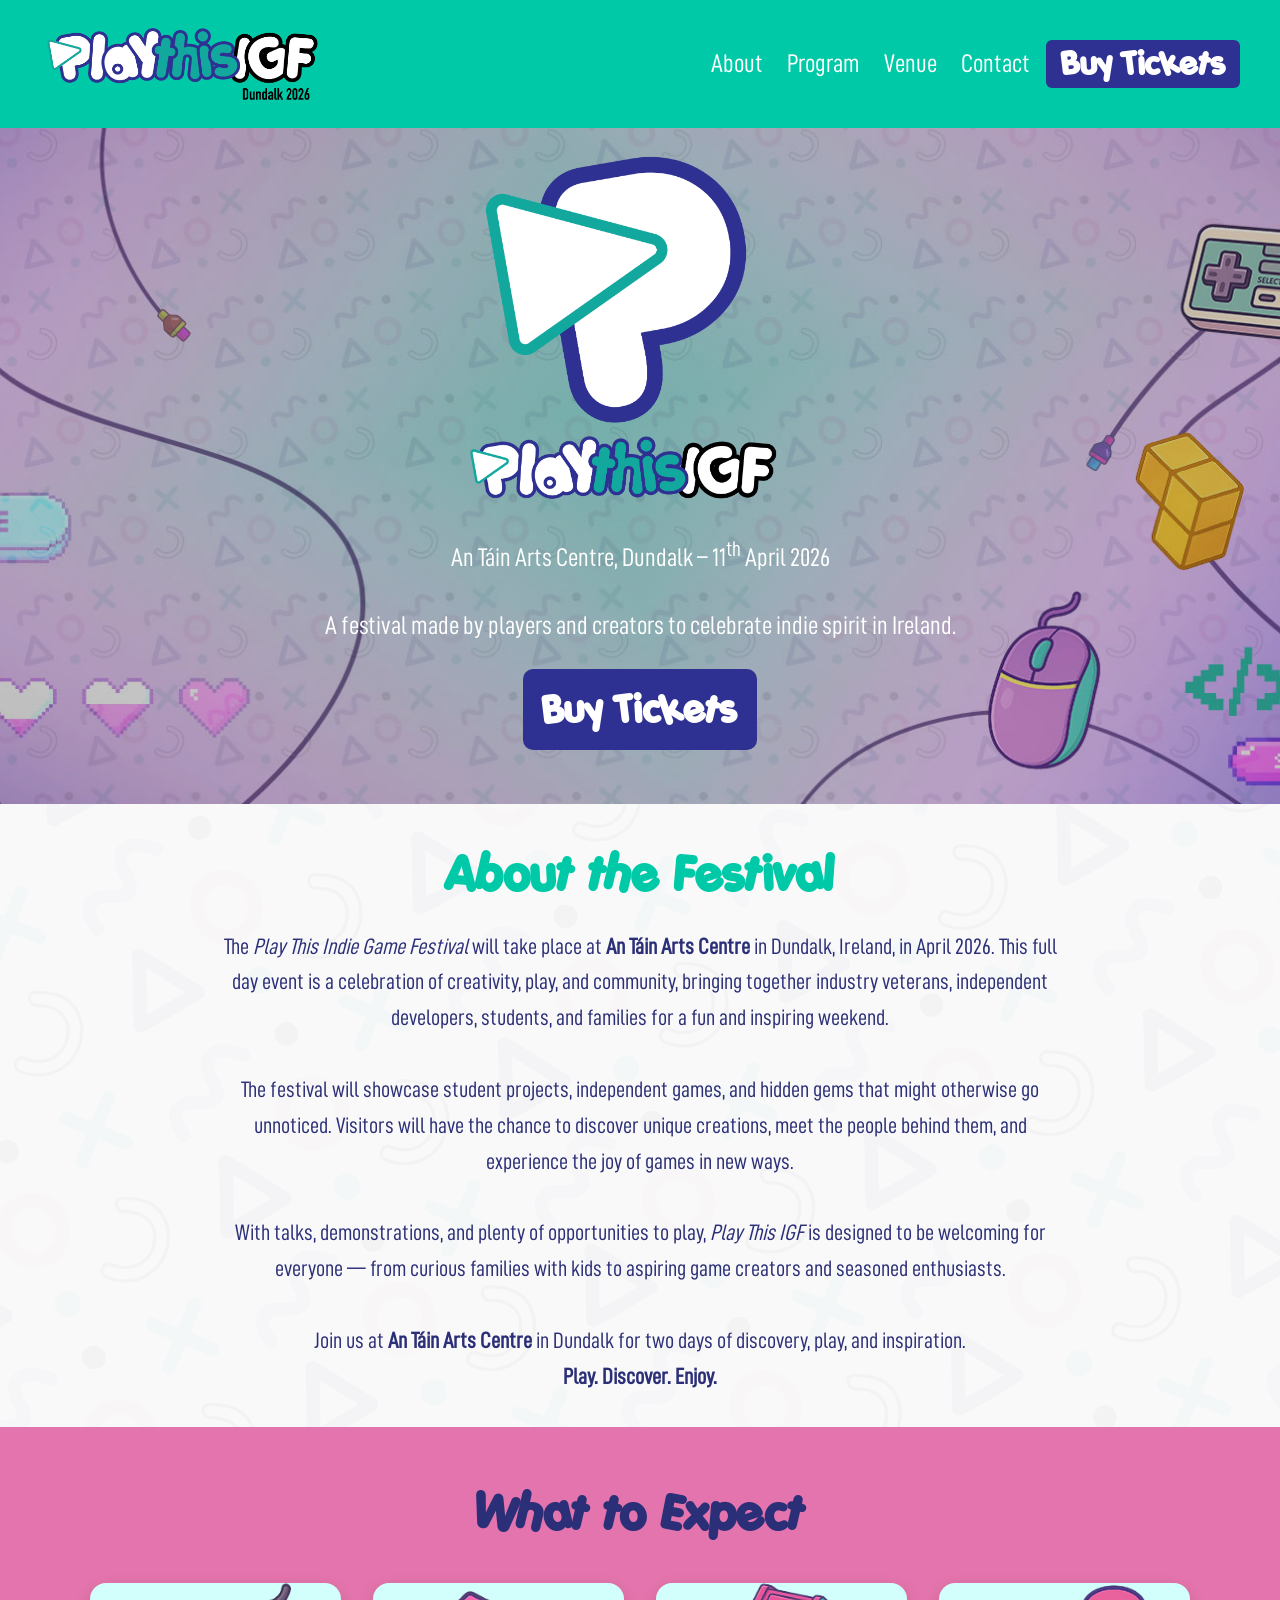
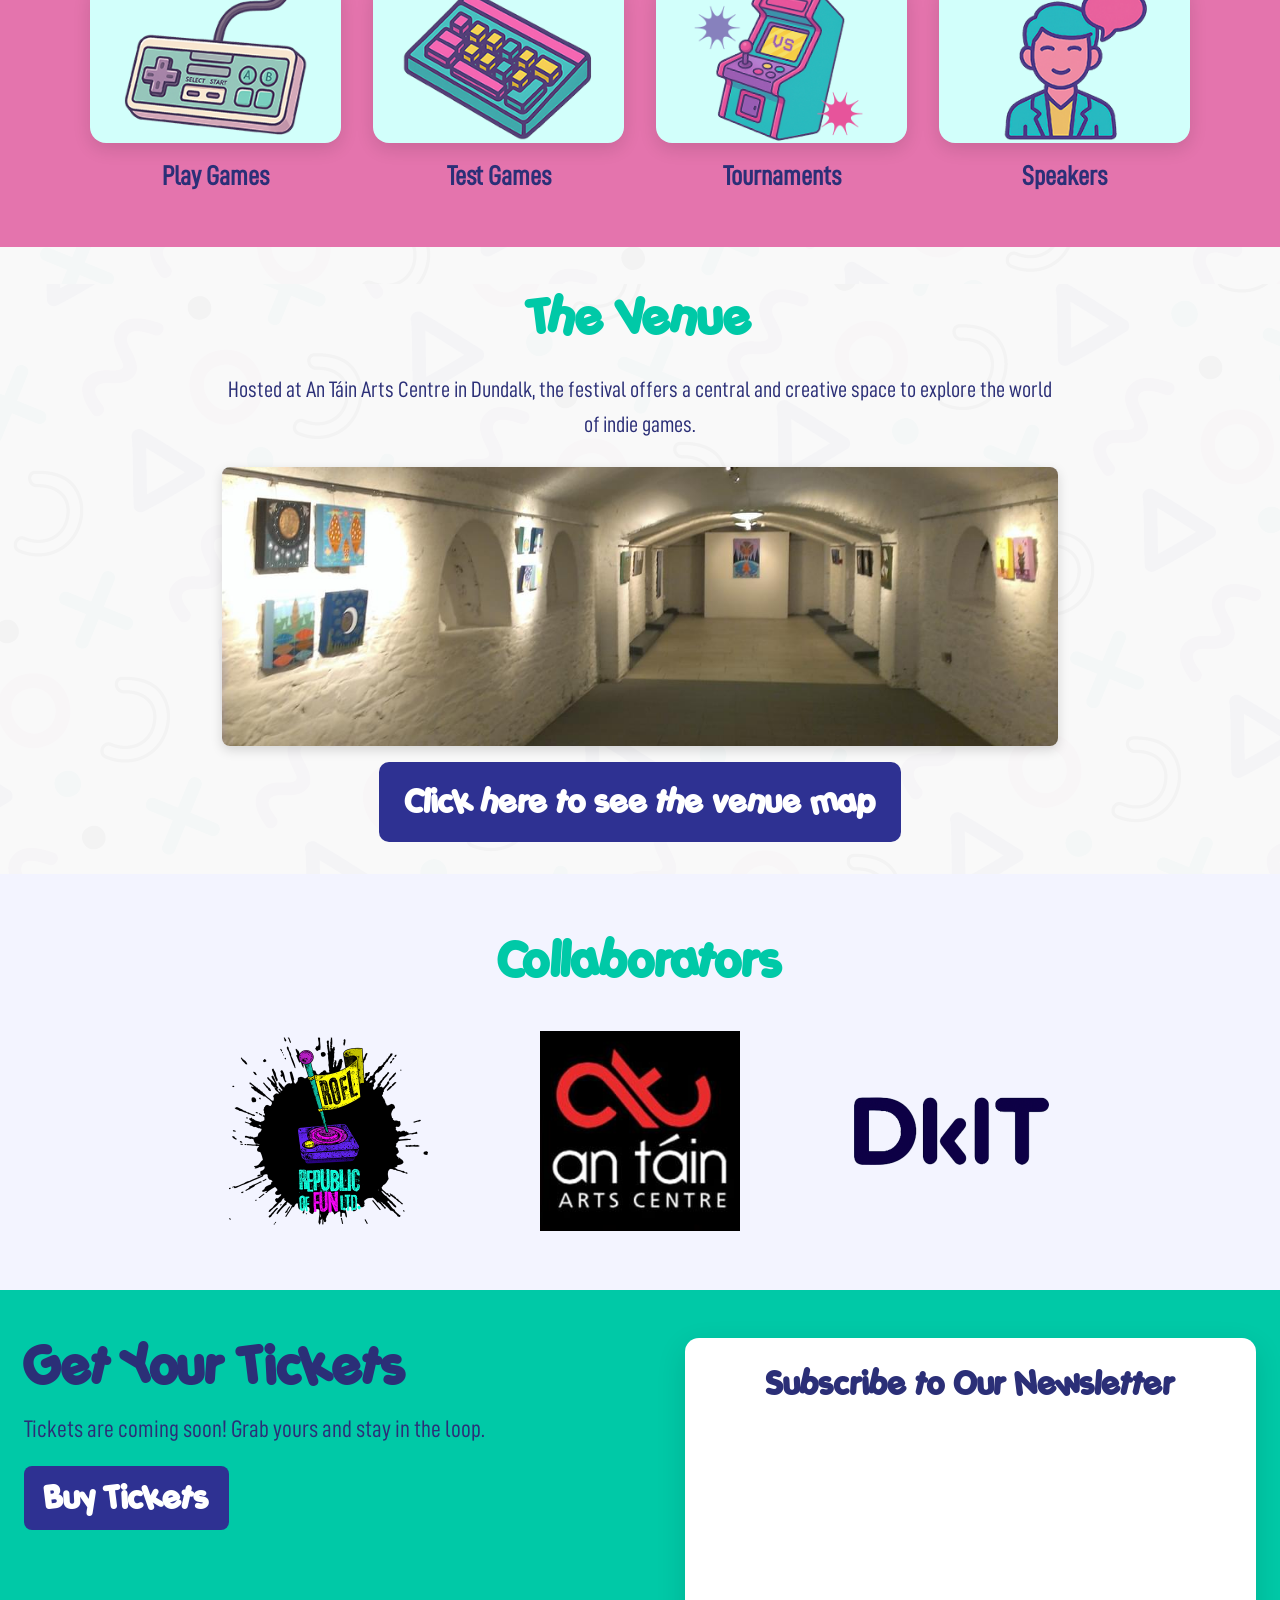
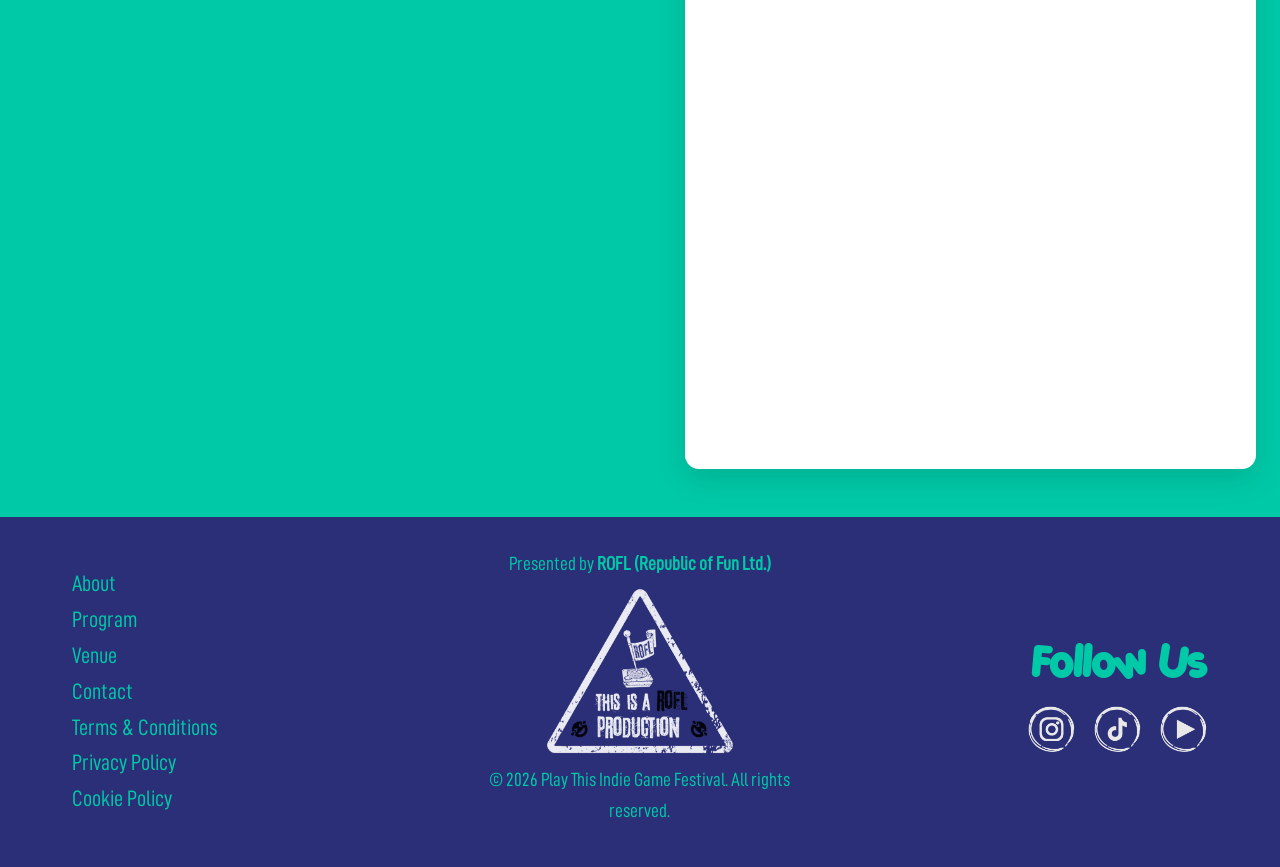
<file: index.html>
<!DOCTYPE html>
<html lang="en">
<head>
  <meta charset="UTF-8" />
  <meta name="viewport" content="width=device-width, initial-scale=1.0"/>
  <title>Play This Indie Game Festival</title>
  <link rel="stylesheet" href="styles.css" />
  <link rel="icon" type="image/x-icon" href="/images/playthis_favicon.ico">
</head>
<body>

  <!-- Navbar -->
  <header>
    <nav class="navbar">
      <div class="container navbar-inner">
        <div class="logo">
          <a href="index.html" class="logo" aria-label="Go to Home"><img src="images/logo_full.png" alt="PlayThisIGF" class="logo"></a>
        </div>

        <!-- Mobile hamburger -->
        <button class="hamburger" aria-label="Toggle menu" aria-expanded="false" aria-controls="primary-nav">
          <span></span><span></span><span></span>
        </button>

        <!-- RIGHT SIDE: menu + CTA -->
        <div class="nav-right">
          <ul id="primary-nav" class="nav-links">
            <li><a href="index.html#about">About</a></li>
            <li><a href="index.html#expect">Program</a></li>
            <li><a href="index.html#venue">Venue</a></li>
            <li><a href="index.html#footer">Contact</a></li>
          </ul> 

          <!-- Desktop CTA -->
          <a href="#" id="open-tickets-nav" class="btn btn-small nav-cta" data-open-tickets>Buy Tickets</a>
        </div>
      </div>
    </nav>      
  </header>

  <!-- Mobile CTA Header -->
  <a href="#" id="mobile-cta" class="mobile-cta-bar" data-open-tickets>Buy Tickets</a>

  <!-- Hero Banner -->
  <section class="hero">
    <div class="hero-content">
      <h1 class="hero-title">
        <img src="images/logo_stacked.png" alt="PlayThisIGF" class="logobanner">
      </h1>
      <p>An Táin Arts Centre, Dundalk – 11<sup>th</sup> April 2026</p>
      <p>A festival made by players and creators to celebrate indie spirit in Ireland.<br></p>
      <a id="open-tickets" href="" role="button" class="btn" data-open-tickets>Buy Tickets</a>
    </div>
  </section>

  <!-- Articles -->
  <main>
    <section id="about" class="article">
      <h2>About the Festival</h2>
      <p>The <em>Play This Indie Game Festival</em> will take place at <strong>An Táin Arts Centre</strong> in Dundalk, Ireland, in April 2026. This full day event is a celebration of creativity, play, and community, bringing together industry veterans, independent developers, students, and families for a fun and inspiring weekend.</p><br/>
      <p>The festival will showcase student projects, independent games, and hidden gems that might otherwise go unnoticed. Visitors will have the chance to discover unique creations, meet the people behind them, and experience the joy of games in new ways.</p><br/>
      <p>With talks, demonstrations, and plenty of opportunities to play, <em>Play This IGF</em> is designed to be welcoming for everyone — from curious families with kids to aspiring game creators and seasoned enthusiasts.</p><br/>
      <p>Join us at <strong>An Táin Arts Centre</strong> in Dundalk for two days of discovery, play, and inspiration.</p>
      <p><strong>Play. Discover. Enjoy.</strong></p>
    </section>

    <!-- What to Expect -->
    <section id="expect" class="expect">
      <h2>What to Expect</h2>

      <div class="expect-grid">
        <figure class="expect-item">
          <div class="expect-card">
            <img src="images/play_games.png" alt="" class="expect-icon" />
          </div>
          <figcaption class="expect-label">Play Games</figcaption>
        </figure>

        <figure class="expect-item">
          <div class="expect-card">
            <img src="images/test_games.png" alt="" class="expect-icon" />
          </div>
          <figcaption class="expect-label">Test Games</figcaption>
        </figure>

        <figure class="expect-item">
          <div class="expect-card">
            <img src="images/tournament.png" alt="" class="expect-icon" />
          </div>
          <figcaption class="expect-label">Tournaments</figcaption>
        </figure>

        <figure class="expect-item">
          <div class="expect-card">
            <img src="images/speakers.png" alt="" class="expect-icon" />
          </div>
          <figcaption class="expect-label">Speakers</figcaption>
        </figure>
      </div>
    </section>

    <!-- Venue -->
    <section id="venue" class="article">
      <h2>The Venue</h2>
      <p>Hosted at An Táin Arts Centre in Dundalk, the festival offers a central and creative space to explore the world of indie games.</p>
      <img src="images/an_tain.jpg" alt="An Táin Arts Centre in Dundalk" class="venue-image">
      <a href="https://republicoffunltd.github.io/interactive_floorplan/"target="_blank" class="btn venue-btn">Click here to see the venue map</a>
    </section>
  </main>

  <!-- Collaborators -->
  <section id="collaborators" class="collaborators">
    <h2>Collaborators</h2>

    <div class="collab-grid">
      <a href="https://republicoffunltd.com/" target="_blank" rel="noopener noreferrer">
        <img src="images/rofl.png" alt="Republic of Fun Ltd" class="collab-logo" />
      </a>
      <a href="https://www.antain.ie/" target="_blank" rel="noopener noreferrer">
        <img src="images/antain.png" alt="An Táin" class="collab-logo" />
      </a>
      <a href="https://www.dkit.ie/" target="_blank" rel="noopener noreferrer">
        <img src="images/dkit.png" alt="DkIT" class="collab-logo" />
      </a>
    </div>
  </section>

  <!-- CTA + Newsletter -->
  <section id="tickets-newsletter" class="cta-section">
    <div class="container cta-wrap">
      <!-- Left: Tickets pitch -->
      <div class="cta-left">
        <h2 class="cta-title">Get Your Tickets</h2>
        <p class="cta-text">
          Tickets are coming soon! Grab yours and stay in the loop.
        </p>
        <a href="#" class="btn btn-medium" data-open-tickets>Buy Tickets</a>
      </div>

      <!-- Right: Newsletter card -->
      <div class="cta-card" role="region" aria-labelledby="newsletter-title">
        <h3 id="newsletter-title" class="cta-card-title">Subscribe to Our Newsletter</h3>

        <div class="gform-embed">
          <iframe
            src="https://docs.google.com/forms/d/e/1FAIpQLSdBKlSIKKLtHQ2FBf1TJJuZMnoSpUNQbtAwEEtS7-mm2Cc5Ew/viewform?embedded=true"
            loading="lazy"
            allowtransparency="true"
            frameborder="0">
          </iframe>
        </div>

      </div>
    </div>
  </section>

  <!-- Footer -->
  <footer id="footer">
    <div class="container">
      <div class="footer-content">

        <!-- Left -->
        <div class="sitemap">
          <ul>
            <li><a href="index.html#about">About</a></li>
            <li><a href="index.html#expect">Program</a></li>
            <li><a href="index.html#venue">Venue</a></li>
            <li><a href="index.html#footer">Contact</a></li>
            <li><a href="terms.html">Terms &amp; Conditions</a></li>
            <li><a href="privacy.html">Privacy Policy</a></li>
            <li><a href="cookies.html">Cookie Policy</a></li>
          </ul>
        </div>

        <!-- Center -->
        <div class="footer-company">
          <p>Presented by <strong>ROFL (Republic of Fun Ltd.)</strong></p>
          <img src="images/rofl_stamp.png" alt="This is a ROFL production" class="company-stamp">
          <p class="copyright">© 2026 Play This Indie Game Festival. All rights reserved.</p>
        </div>

        <!-- Right -->
        <div class="social">
          <h3>Follow Us</h3>
          <ul class="social-list">
            <li><a href="https://www.instagram.com/republicoffunltd"><img src="images/instagram.png" class="social-icon" alt="Instagram"></a></li>
            <li><a href="https://www.tiktok.com/@republicoffunltd"><img src="images/tiktok.png" class="social-icon" alt="TikTok"></a></li>
            <li><a href="https://www.youtube.com/@republicoffunltd"><img src="images/youtube.png" class="social-icon" alt="YouTube"></a></li>
          </ul>
        </div>
      </div>
    </div>

    <!-- Back to Top Button -->
    <button id="back-to-top" aria-label="Back to top">↑</button>

  </footer>

    

  <!-- Tickets Modal (custom) -->
  <div id="tickets-modal" class="tickets-modal" aria-hidden="true" hidden>
    <div class="tickets-backdrop" data-close-modal></div>

    <div class="tickets-dialog" role="dialog" aria-modal="true" aria-labelledby="tickets-title">
      <button class="tickets-close" type="button" aria-label="Close" title="Close" data-close-modal>×</button>
      <h3 id="tickets-title" class="tickets-title">Buy Tickets</h3>

      <!-- === Eventbrite INLINE embed container === -->
      <div id="eventbrite-widget-container-1810172728359">
        <!-- Fallback enquanto carrega -->
        <div class="eb-fallback">
          <p>Carregando checkout… Se demorar, <a href="https://www.eventbrite.ie/e/playthis-indie-game-festival-tickets-1810172728359" target="_blank" rel="noopener noreferrer">clique aqui</a>.</p>
        </div>
      </div>
    </div>
  </div>

  <!-- Carregue o script do Eventbrite uma única vez e ANTES do seu scripts.js -->
  <script src="https://www.eventbrite.ie/static/widgets/eb_widgets.js"></script>
  <script src="scripts.js" defer></script>

</body>
</html>
</file>
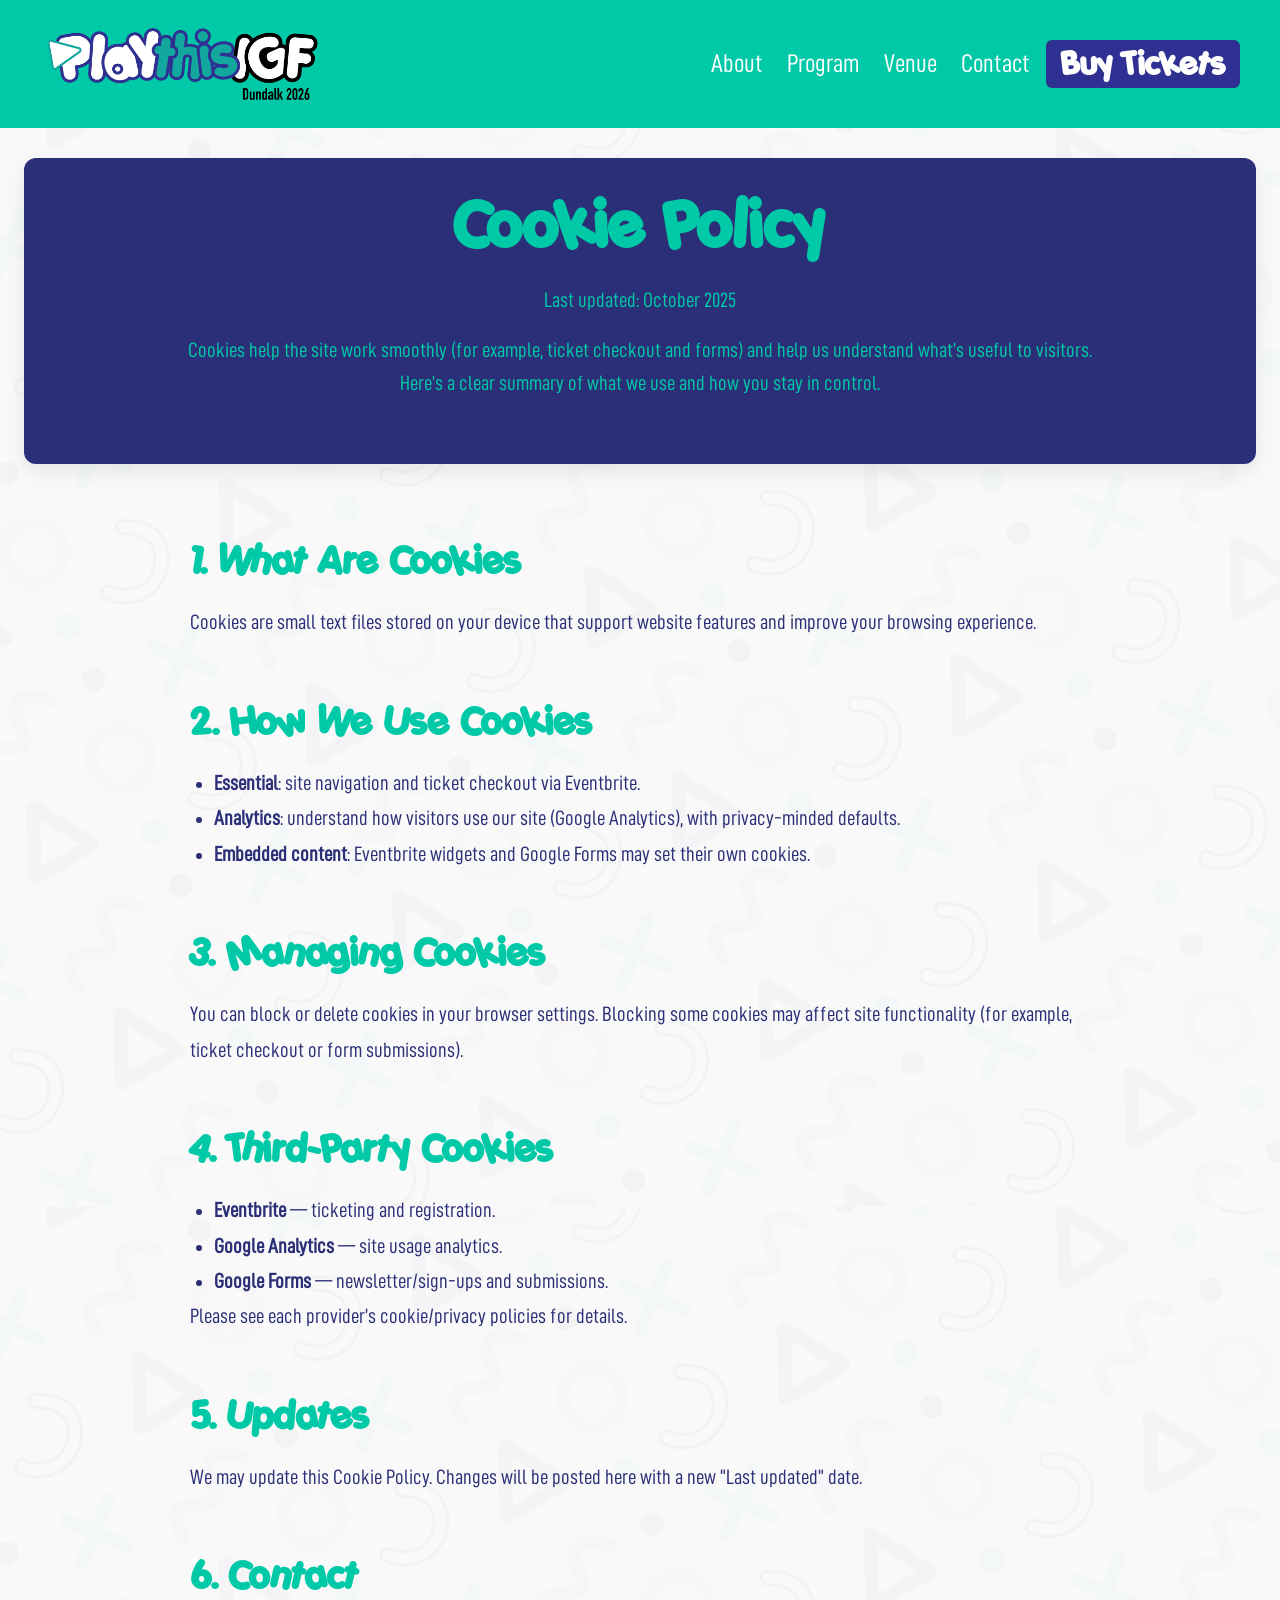
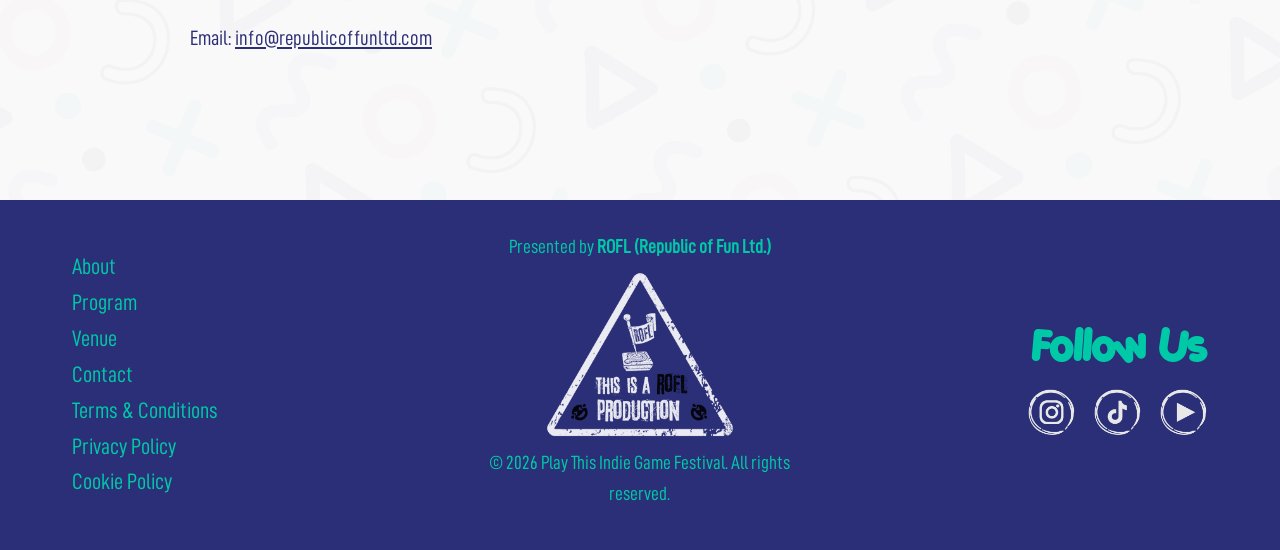
<file: cookies.html>
<!doctype html>
<html lang="en">
<head>
  <meta charset="utf-8" />
  <meta name="viewport" content="width=device-width,initial-scale=1" />
  <title>Cookie Policy • Play This Indie Game Festival</title>
  <meta name="description" content="Cookie Policy for Play This Indie Game Festival, including Eventbrite, Google Analytics, and Google Forms." />
  <link rel="stylesheet" href="styles.css" />
</head>
<body>
  <a class="skip-link" href="#main">Skip to content</a>

  <<!-- Navbar -->
  <header>
    <nav class="navbar">
      <div class="container navbar-inner">
        <div class="logo">
          <a href="index.html" class="logo" aria-label="Go to Home"><img src="images/logo_full.png" alt="PlayThisIGF" class="logo"></a>
        </div>

        <!-- Mobile hamburger -->
        <button class="hamburger" aria-label="Toggle menu" aria-expanded="false" aria-controls="primary-nav">
          <span></span><span></span><span></span>
        </button>

        <!-- RIGHT SIDE: menu + CTA -->
        <div class="nav-right">
          <ul id="primary-nav" class="nav-links">
            <li><a href="index.html#about">About</a></li>
            <li><a href="index.html#expect">Program</a></li>
            <li><a href="index.html#venue">Venue</a></li>
            <li><a href="index.html#footer">Contact</a></li>
          </ul> 

          <!-- Desktop CTA -->
          <a href="#" id="open-tickets-nav" class="btn btn-small nav-cta" data-open-tickets>Buy Tickets</a>
        </div>
      </div>
    </nav>      
  </header>

  <!-- Mobile CTA Header -->
  <a href="#" id="mobile-cta" class="mobile-cta-bar" data-open-tickets>Buy Tickets</a>

  <main id="main" class="container prose policy-page">
    <header class="page-header">
      <h1>Cookie Policy</h1>
      <p class="muted">Last updated: October 2025</p>
      <p class="muted" style="margin:1rem;">
        Cookies help the site work smoothly (for example, ticket checkout and forms) and help us understand what’s useful to visitors.
        <br>Here’s a clear summary of what we use and how you stay in control.
      </p>
    </header>

    <section>
      <h2>1. What Are Cookies</h2>
      <p>
        Cookies are small text files stored on your device that support website features and improve your browsing experience.
      </p>
    </section>

    <section>
      <h2>2. How We Use Cookies</h2>
      <ul>
        <li><strong>Essential</strong>: site navigation and ticket checkout via Eventbrite.</li>
        <li><strong>Analytics</strong>: understand how visitors use our site (Google Analytics), with privacy-minded defaults.</li>
        <li><strong>Embedded content</strong>: Eventbrite widgets and Google Forms may set their own cookies.</li>
      </ul>
    </section>

    <section>
      <h2>3. Managing Cookies</h2>
      <p>
        You can block or delete cookies in your browser settings. Blocking some cookies may affect site functionality
        (for example, ticket checkout or form submissions).
      </p>
    </section>

    <section>
      <h2>4. Third-Party Cookies</h2>
      <ul>
        <li><strong>Eventbrite</strong> — ticketing and registration.</li>
        <li><strong>Google Analytics</strong> — site usage analytics.</li>
        <li><strong>Google Forms</strong> — newsletter/sign-ups and submissions.</li>
      </ul>
      <p>Please see each provider’s cookie/privacy policies for details.</p>
    </section>

    <section>
      <h2>5. Updates</h2>
      <p>
        We may update this Cookie Policy. Changes will be posted here with a new “Last updated” date.
      </p>
    </section>

    <section>
      <h2>6. Contact</h2>
      <p>Email: <a href="mailto:info@republicoffunltd.com">info@republicoffunltd.com</a></p>
    </section>
  </main>


  <!-- Footer -->
  <footer>
    <div class="container">
      <div class="footer-content">

        <!-- Left -->
        <div class="sitemap">
          <ul>
            <li><a href="index.html#about">About</a></li>
            <li><a href="index.html#expect">Program</a></li>
            <li><a href="index.html#venue">Venue</a></li>
            <li><a href="index.html#footer">Contact</a></li>
            <li><a href="terms.html">Terms &amp; Conditions</a></li>
            <li><a href="privacy.html">Privacy Policy</a></li>
            <li><a href="cookies.html">Cookie Policy</a></li>
          </ul>
        </div>

        <!-- Center -->
        <div class="footer-company">
          <p>Presented by <strong>ROFL (Republic of Fun Ltd.)</strong></p>
          <img src="images/rofl_stamp.png" alt="This is a ROFL production" class="company-stamp">
          <p class="copyright">© 2026 Play This Indie Game Festival. All rights reserved.</p>
        </div>

        <!-- Right -->
        <div class="social">
          <h3>Follow Us</h3>
          <ul class="social-list">
            <li><a href="https://www.instagram.com/republicoffunltd"><img src="images/instagram.png" class="social-icon" alt="Instagram"></a></li>
            <li><a href="https://www.tiktok.com/@republicoffunltd"><img src="images/tiktok.png" class="social-icon" alt="TikTok"></a></li>
            <li><a href="https://www.youtube.com/@republicoffunltd"><img src="images/youtube.png" class="social-icon" alt="YouTube"></a></li>
          </ul>
        </div>
      </div>
    </div>

    <!-- Back to Top Button -->
    <button id="back-to-top" aria-label="Back to top">↑</button>

  </footer>

  <!-- Tickets Modal (custom) -->
  <div id="tickets-modal" class="tickets-modal" aria-hidden="true" hidden>
    <div class="tickets-backdrop" data-close-modal></div>

    <div class="tickets-dialog" role="dialog" aria-modal="true" aria-labelledby="tickets-title">
      <button class="tickets-close" type="button" aria-label="Close" title="Close" data-close-modal>×</button>
      <h3 id="tickets-title" class="tickets-title">Buy Tickets</h3>

      <!-- === Eventbrite INLINE embed container === -->
      <div id="eventbrite-widget-container-1810172728359">
        <!-- Fallback enquanto carrega -->
        <div class="eb-fallback">
          <p>Carregando checkout… Se demorar, <a href="https://www.eventbrite.ie/e/playthis-indie-game-festival-tickets-1810172728359" target="_blank" rel="noopener noreferrer">clique aqui</a>.</p>
        </div>
      </div>
    </div>
  </div>

  <!-- Carregue o script do Eventbrite uma única vez e ANTES do seu scripts.js -->
  <script src="https://www.eventbrite.ie/static/widgets/eb_widgets.js"></script>
  <script src="scripts.js" defer></script>
</body>
</html>
</file>
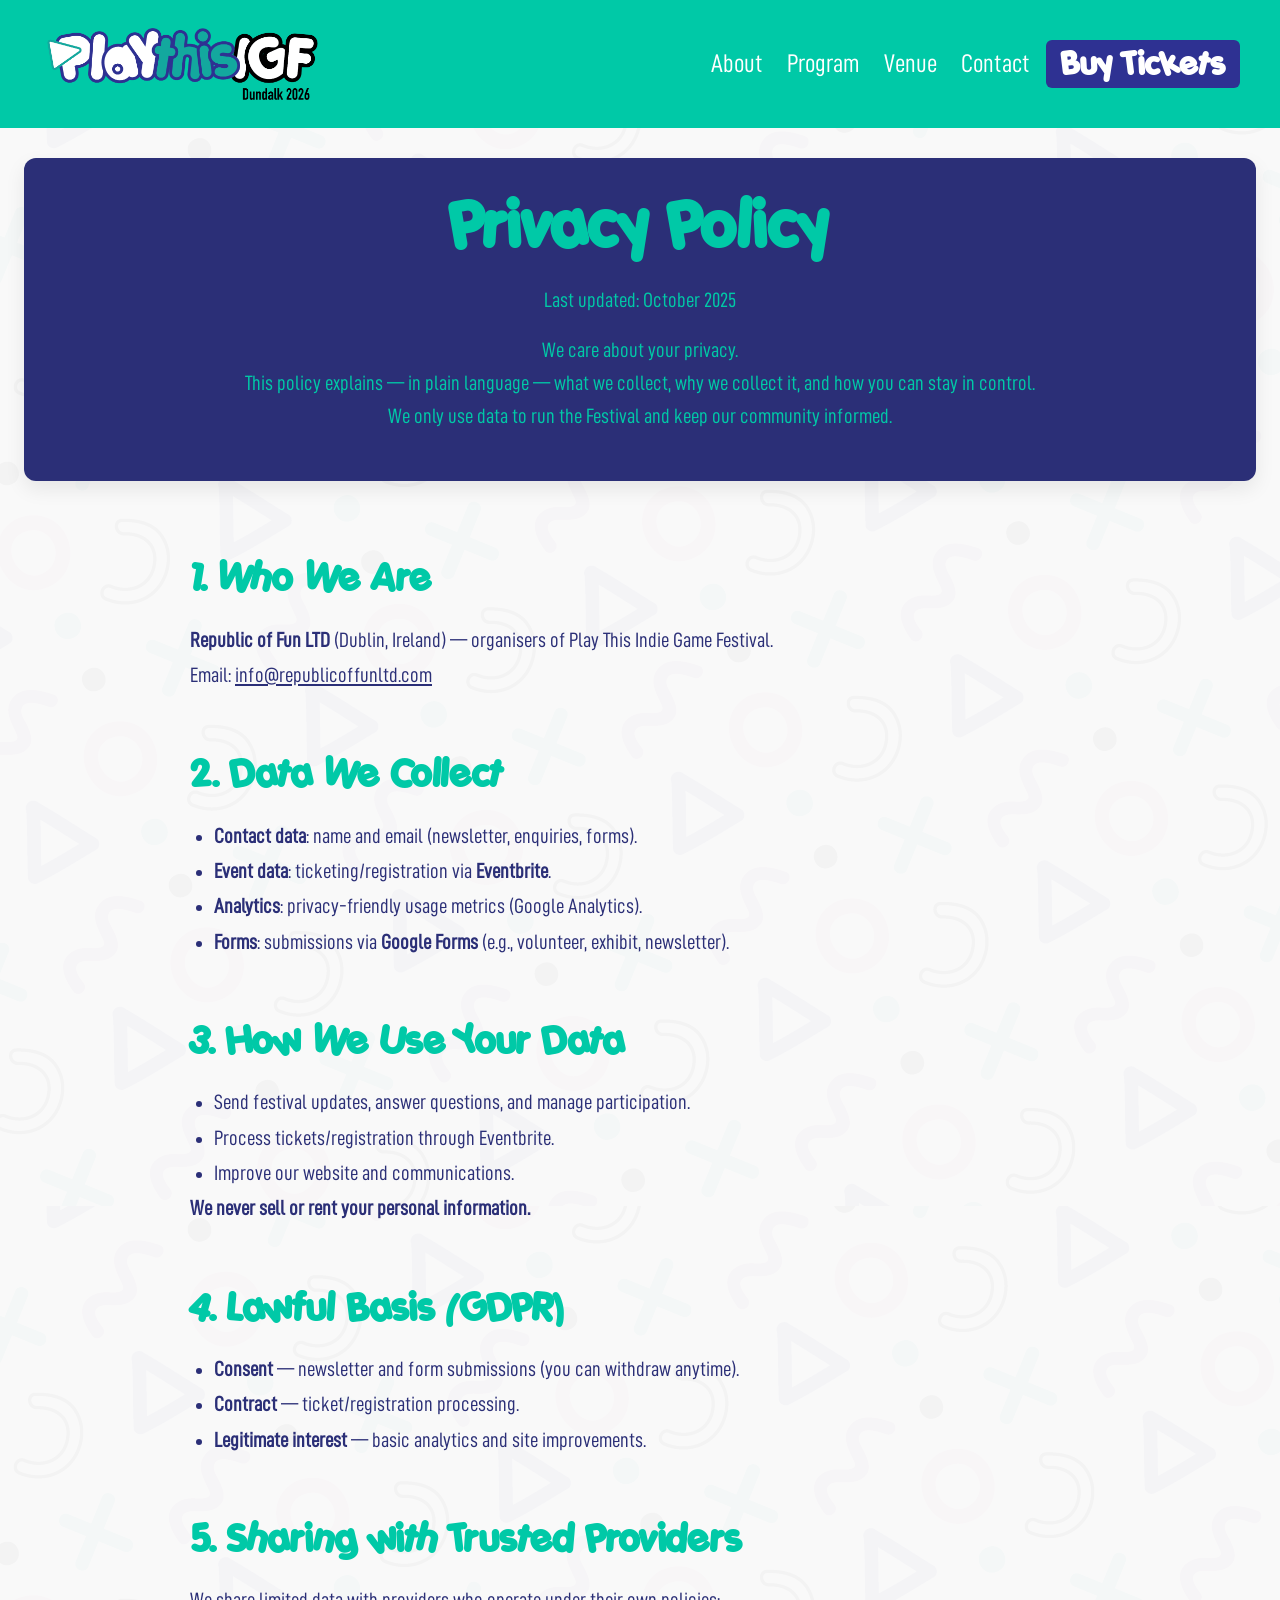
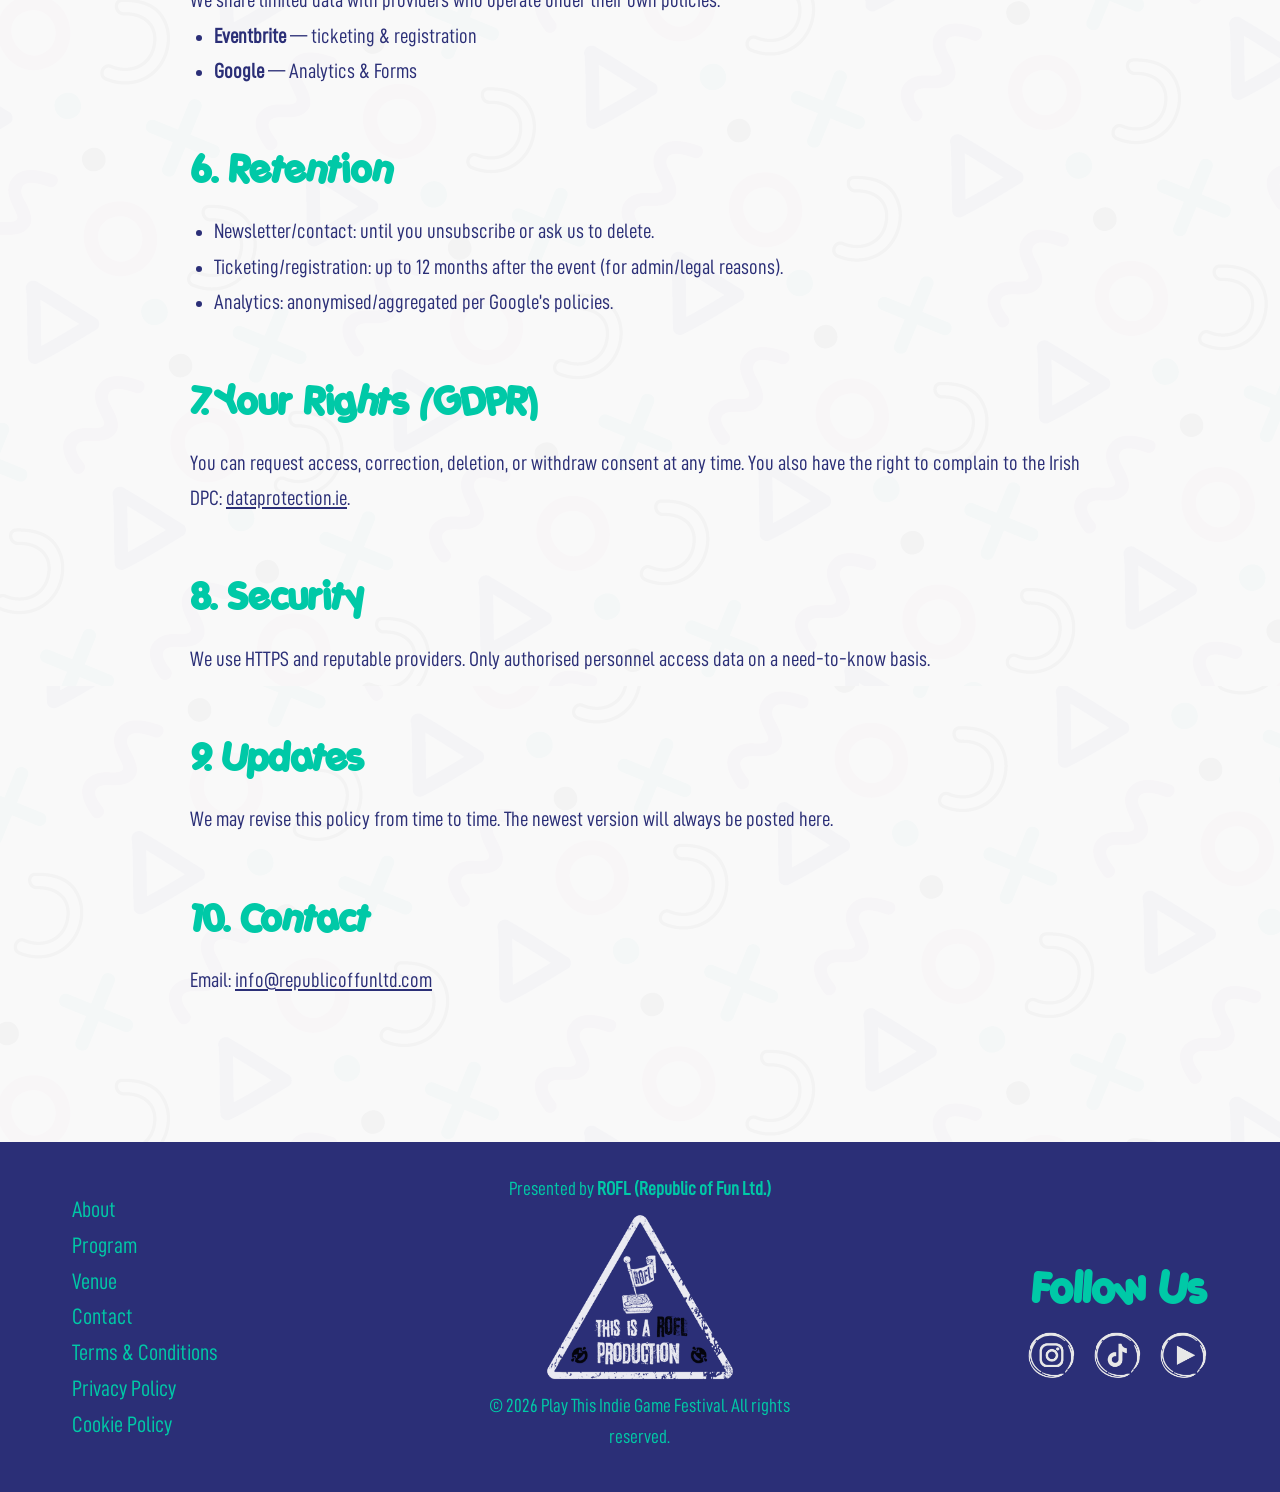
<file: privacy.html>
<!doctype html>
<html lang="en">
<head>
  <meta charset="utf-8" />
  <meta name="viewport" content="width=device-width,initial-scale=1" />
  <title>Privacy Policy • Play This Indie Game Festival</title>
  <meta name="description" content="Privacy Policy for Play This Indie Game Festival, organised by Republic of Fun LTD." />
  <link rel="stylesheet" href="styles.css" />
</head>
<body>
  <a class="skip-link" href="#main">Skip to content</a>

  <!-- Navbar -->
  <header>
    <nav class="navbar">
      <div class="container navbar-inner">
        <div class="logo">
          <a href="index.html" class="logo" aria-label="Go to Home"><img src="images/logo_full.png" alt="PlayThisIGF" class="logo"></a>
        </div>

        <!-- Mobile hamburger -->
        <button class="hamburger" aria-label="Toggle menu" aria-expanded="false" aria-controls="primary-nav">
          <span></span><span></span><span></span>
        </button>

        <!-- RIGHT SIDE: menu + CTA -->
        <div class="nav-right">
          <ul id="primary-nav" class="nav-links">
            <li><a href="index.html#about">About</a></li>
            <li><a href="index.html#expect">Program</a></li>
            <li><a href="index.html#venue">Venue</a></li>
            <li><a href="index.html#footer">Contact</a></li>
          </ul> 

          <!-- Desktop CTA -->
          <a href="#" id="open-tickets-nav" class="btn btn-small nav-cta" data-open-tickets>Buy Tickets</a>
        </div>
      </div>
    </nav>      
  </header>

  <!-- Mobile CTA Header -->
  <a href="#" id="mobile-cta" class="mobile-cta-bar" data-open-tickets>Buy Tickets</a>

  <main id="main" class="container prose policy-page">
    <header class="page-header">
      <h1>Privacy Policy</h1>
      <p class="muted">Last updated: October 2025</p>
      <p class="muted" style="margin-top:1rem;">
        We care about your privacy. <br>This policy explains — in plain language — what we collect, why we collect it,
        and how you can stay in control. <br>We only use data to run the Festival and keep our community informed.
      </p>
    </header>

    <section>
      <h2>1. Who We Are</h2>
      <p>
        <strong>Republic of Fun LTD</strong> (Dublin, Ireland) — organisers of Play This Indie Game Festival.<br>
        Email: <a href="mailto:info@republicoffunltd.com">info@republicoffunltd.com</a>
      </p>
    </section>

    <section>
      <h2>2. Data We Collect</h2>
      <ul>
        <li><strong>Contact data</strong>: name and email (newsletter, enquiries, forms).</li>
        <li><strong>Event data</strong>: ticketing/registration via <strong>Eventbrite</strong>.</li>
        <li><strong>Analytics</strong>: privacy-friendly usage metrics (Google Analytics).</li>
        <li><strong>Forms</strong>: submissions via <strong>Google Forms</strong> (e.g., volunteer, exhibit, newsletter).</li>
      </ul>
    </section>

    <section>
      <h2>3. How We Use Your Data</h2>
      <ul>
        <li>Send festival updates, answer questions, and manage participation.</li>
        <li>Process tickets/registration through Eventbrite.</li>
        <li>Improve our website and communications.</li>
      </ul>
      <p><strong>We never sell or rent your personal information.</strong></p>
    </section>

    <section>
      <h2>4. Lawful Basis (GDPR)</h2>
      <ul>
        <li><strong>Consent</strong> — newsletter and form submissions (you can withdraw anytime).</li>
        <li><strong>Contract</strong> — ticket/registration processing.</li>
        <li><strong>Legitimate interest</strong> — basic analytics and site improvements.</li>
      </ul>
    </section>

    <section>
      <h2>5. Sharing with Trusted Providers</h2>
      <p>We share limited data with providers who operate under their own policies:</p>
      <ul>
        <li><strong>Eventbrite</strong> — ticketing &amp; registration</li>
        <li><strong>Google</strong> — Analytics &amp; Forms</li>
      </ul>
    </section>

    <section>
      <h2>6. Retention</h2>
      <ul>
        <li>Newsletter/contact: until you unsubscribe or ask us to delete.</li>
        <li>Ticketing/registration: up to 12 months after the event (for admin/legal reasons).</li>
        <li>Analytics: anonymised/aggregated per Google’s policies.</li>
      </ul>
    </section>

    <section>
      <h2>7. Your Rights (GDPR)</h2>
      <p>
        You can request access, correction, deletion, or withdraw consent at any time. You also have the right to complain to the Irish DPC:
        <a href="https://www.dataprotection.ie" rel="noopener">dataprotection.ie</a>.
      </p>
    </section>

    <section>
      <h2>8. Security</h2>
      <p>
        We use HTTPS and reputable providers. Only authorised personnel access data on a need-to-know basis.
      </p>
    </section>

    <section>
      <h2>9. Updates</h2>
      <p>
        We may revise this policy from time to time. The newest version will always be posted here.
      </p>
    </section>

    <section>
      <h2>10. Contact</h2>
      <p>Email: <a href="mailto:info@republicoffunltd.com">info@republicoffunltd.com</a></p>
    </section>
  </main>


  <!-- Footer -->
  <footer>
    <div class="container">
      <div class="footer-content">

        <!-- Left -->
        <div class="sitemap">
          <ul>
            <li><a href="index.html#about">About</a></li>
            <li><a href="index.html#expect">Program</a></li>
            <li><a href="index.html#venue">Venue</a></li>
            <li><a href="index.html#footer">Contact</a></li>
            <li><a href="terms.html">Terms &amp; Conditions</a></li>
            <li><a href="privacy.html">Privacy Policy</a></li>
            <li><a href="cookies.html">Cookie Policy</a></li>
          </ul>
        </div>

        <!-- Center -->
        <div class="footer-company">
          <p>Presented by <strong>ROFL (Republic of Fun Ltd.)</strong></p>
          <img src="images/rofl_stamp.png" alt="This is a ROFL production" class="company-stamp">
          <p class="copyright">© 2026 Play This Indie Game Festival. All rights reserved.</p>
        </div>

        <!-- Right -->
        <div class="social">
          <h3>Follow Us</h3>
          <ul class="social-list">
            <li><a href="https://www.instagram.com/republicoffunltd"><img src="images/instagram.png" class="social-icon" alt="Instagram"></a></li>
            <li><a href="https://www.tiktok.com/@republicoffunltd"><img src="images/tiktok.png" class="social-icon" alt="TikTok"></a></li>
            <li><a href="https://www.youtube.com/@republicoffunltd"><img src="images/youtube.png" class="social-icon" alt="YouTube"></a></li>
          </ul>
        </div>
      </div>
    </div>

    <!-- Back to Top Button -->
    <button id="back-to-top" aria-label="Back to top">↑</button>

  </footer>

  <!-- Tickets Modal (custom) -->
  <div id="tickets-modal" class="tickets-modal" aria-hidden="true" hidden>
    <div class="tickets-backdrop" data-close-modal></div>

    <div class="tickets-dialog" role="dialog" aria-modal="true" aria-labelledby="tickets-title">
      <button class="tickets-close" type="button" aria-label="Close" title="Close" data-close-modal>×</button>
      <h3 id="tickets-title" class="tickets-title">Buy Tickets</h3>

      <!-- === Eventbrite INLINE embed container === -->
      <div id="eventbrite-widget-container-1810172728359">
        <!-- Fallback enquanto carrega -->
        <div class="eb-fallback">
          <p>Carregando checkout… Se demorar, <a href="https://www.eventbrite.ie/e/playthis-indie-game-festival-tickets-1810172728359" target="_blank" rel="noopener noreferrer">clique aqui</a>.</p>
        </div>
      </div>
    </div>
  </div>

  <!-- Carregue o script do Eventbrite uma única vez e ANTES do seu scripts.js -->
  <script src="https://www.eventbrite.ie/static/widgets/eb_widgets.js"></script>
  <script src="scripts.js" defer></script>
</body>
</html>
</file>
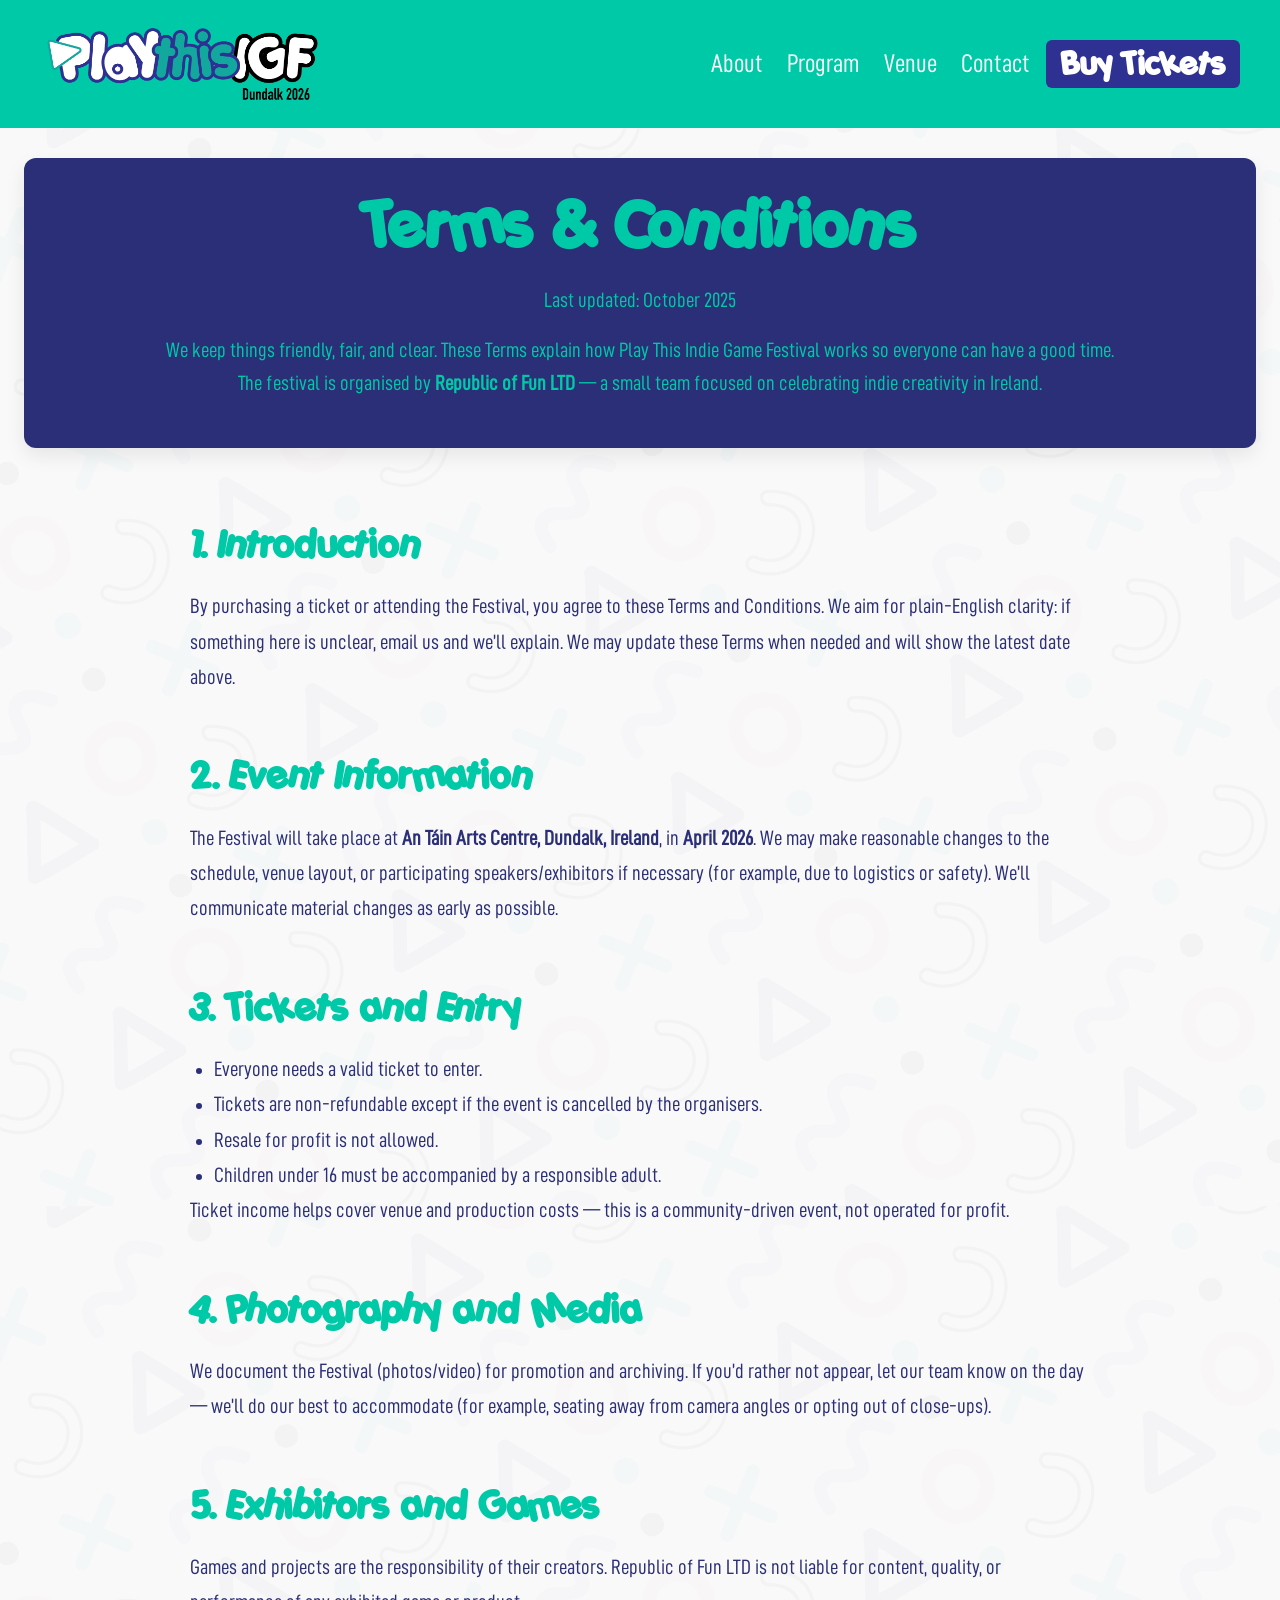
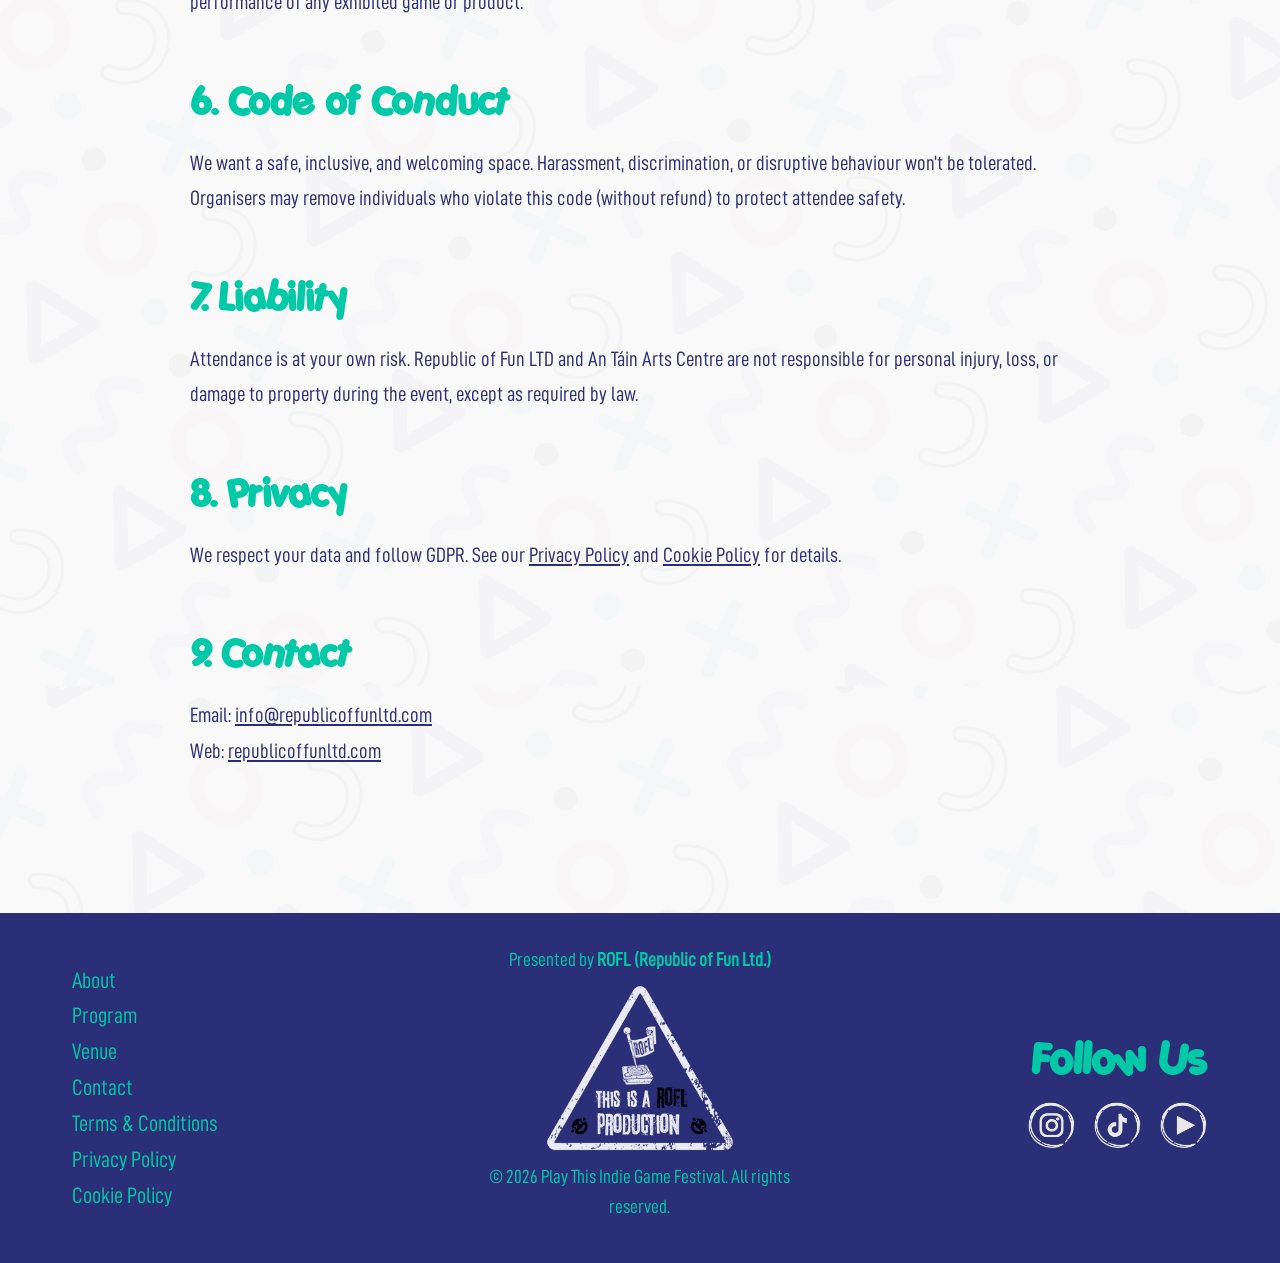
<file: terms.html>
<!doctype html>
<html lang="en">
<head>
  <meta charset="utf-8" />
  <meta name="viewport" content="width=device-width,initial-scale=1" />
  <title>Terms & Conditions • Play This Indie Game Festival</title>
  <meta name="description" content="Terms and Conditions for Play This Indie Game Festival, organised by Republic of Fun LTD." />
  <link rel="stylesheet" href="styles.css" />
</head>
<body>
  <a class="skip-link" href="#main">Skip to content</a>

  <!-- Navbar -->
  <header>
    <nav class="navbar">
      <div class="container navbar-inner">
        <div class="logo">
          <a href="index.html" class="logo" aria-label="Go to Home"><img src="images/logo_full.png" alt="PlayThisIGF" class="logo"></a>
        </div>

        <!-- Mobile hamburger -->
        <button class="hamburger" aria-label="Toggle menu" aria-expanded="false" aria-controls="primary-nav">
          <span></span><span></span><span></span>
        </button>

        <!-- RIGHT SIDE: menu + CTA -->
        <div class="nav-right">
          <ul id="primary-nav" class="nav-links">
            <li><a href="index.html#about">About</a></li>
            <li><a href="index.html#expect">Program</a></li>
            <li><a href="index.html#venue">Venue</a></li>
            <li><a href="index.html#footer">Contact</a></li>
          </ul> 

          <!-- Desktop CTA -->
          <a href="#" id="open-tickets-nav" class="btn btn-small nav-cta" data-open-tickets>Buy Tickets</a>
        </div>
      </div>
    </nav>      
  </header>

  <!-- Mobile CTA Header -->
  <a href="#" id="mobile-cta" class="mobile-cta-bar" data-open-tickets>Buy Tickets</a>

  <main id="main" class="container prose policy-page">
    <header class="page-header">
      <h1>Terms &amp; Conditions</h1>
      <p class="muted">Last updated: October 2025</p>
      <p class="muted" style="margin-top:1rem;">
        We keep things friendly, fair, and clear. These Terms explain how Play This Indie Game Festival works so everyone
        can have a good time.<br> The festival is organised by <strong>Republic of Fun LTD</strong> — a small team focused on
        celebrating indie creativity in Ireland.
      </p>
    </header>

    <section>
      <h2>1. Introduction</h2>
      <p>
        By purchasing a ticket or attending the Festival, you agree to these Terms and Conditions. We aim for plain-English clarity:
        if something here is unclear, email us and we’ll explain. We may update these Terms when needed and will show the latest date above.
      </p>
    </section>

    <section>
      <h2>2. Event Information</h2>
      <p>
        The Festival will take place at <strong>An Táin Arts Centre, Dundalk, Ireland</strong>, in <strong>April 2026</strong>. 
        We may make reasonable changes to the schedule, venue layout, or participating speakers/exhibitors if necessary (for example,
        due to logistics or safety). We’ll communicate material changes as early as possible.
      </p>
    </section>

    <section>
      <h2>3. Tickets and Entry</h2>
      <ul>
        <li>Everyone needs a valid ticket to enter.</li>
        <li>Tickets are non-refundable except if the event is cancelled by the organisers.</li>
        <li>Resale for profit is not allowed.</li>
        <li>Children under 16 must be accompanied by a responsible adult.</li>
      </ul>
      <p>
        Ticket income helps cover venue and production costs — this is a community-driven event, not operated for profit.
      </p>
    </section>

    <section>
      <h2>4. Photography and Media</h2>
      <p>
        We document the Festival (photos/video) for promotion and archiving. If you’d rather not appear, let our team know on the day —
        we’ll do our best to accommodate (for example, seating away from camera angles or opting out of close-ups).
      </p>
    </section>

    <section>
      <h2>5. Exhibitors and Games</h2>
      <p>
        Games and projects are the responsibility of their creators. Republic of Fun LTD is not liable for content, quality, or performance
        of any exhibited game or product.
      </p>
    </section>

    <section>
      <h2>6. Code of Conduct</h2>
      <p>
        We want a safe, inclusive, and welcoming space. Harassment, discrimination, or disruptive behaviour won’t be tolerated. 
        Organisers may remove individuals who violate this code (without refund) to protect attendee safety.
      </p>
    </section>

    <section>
      <h2>7. Liability</h2>
      <p>
        Attendance is at your own risk. Republic of Fun LTD and An Táin Arts Centre are not responsible for personal injury, 
        loss, or damage to property during the event, except as required by law.
      </p>
    </section>

    <section>
      <h2>8. Privacy</h2>
      <p>
        We respect your data and follow GDPR. See our <a href="privacy.html">Privacy Policy</a> and <a href="cookies.html">Cookie Policy</a> for details.
      </p>
    </section>

    <section>
      <h2>9. Contact</h2>
      <p>
        Email: <a href="mailto:info@republicoffunltd.com">info@republicoffunltd.com</a><br>
        Web: <a href="https://www.republicoffunltd.com" rel="noopener">republicoffunltd.com</a>
      </p>
    </section>
  </main>


  <!-- Footer -->
  <footer>
    <div class="container">
      <div class="footer-content">

        <!-- Left -->
        <div class="sitemap">
          <ul>
            <li><a href="index.html#about">About</a></li>
            <li><a href="index.html#expect">Program</a></li>
            <li><a href="index.html#venue">Venue</a></li>
            <li><a href="index.html#footer">Contact</a></li>
            <li><a href="terms.html">Terms &amp; Conditions</a></li>
            <li><a href="privacy.html">Privacy Policy</a></li>
            <li><a href="cookies.html">Cookie Policy</a></li>
          </ul>
        </div>

        <!-- Center -->
        <div class="footer-company">
          <p>Presented by <strong>ROFL (Republic of Fun Ltd.)</strong></p>
          <img src="images/rofl_stamp.png" alt="This is a ROFL production" class="company-stamp">
          <p class="copyright">© 2026 Play This Indie Game Festival. All rights reserved.</p>
        </div>

        <!-- Right -->
        <div class="social">
          <h3>Follow Us</h3>
          <ul class="social-list">
            <li><a href="https://www.instagram.com/republicoffunltd"><img src="images/instagram.png" class="social-icon" alt="Instagram"></a></li>
            <li><a href="https://www.tiktok.com/@republicoffunltd"><img src="images/tiktok.png" class="social-icon" alt="TikTok"></a></li>
            <li><a href="https://www.youtube.com/@republicoffunltd"><img src="images/youtube.png" class="social-icon" alt="YouTube"></a></li>
          </ul>
        </div>
      </div>
    </div>

    <!-- Back to Top Button -->
    <button id="back-to-top" aria-label="Back to top">↑</button>

  </footer>

  <!-- Tickets Modal (custom) -->
  <div id="tickets-modal" class="tickets-modal" aria-hidden="true" hidden>
    <div class="tickets-backdrop" data-close-modal></div>

    <div class="tickets-dialog" role="dialog" aria-modal="true" aria-labelledby="tickets-title">
      <button class="tickets-close" type="button" aria-label="Close" title="Close" data-close-modal>×</button>
      <h3 id="tickets-title" class="tickets-title">Buy Tickets</h3>

      <!-- === Eventbrite INLINE embed container === -->
      <div id="eventbrite-widget-container-1810172728359">
        <!-- Fallback enquanto carrega -->
        <div class="eb-fallback">
          <p>Carregando checkout… Se demorar, <a href="https://www.eventbrite.ie/e/playthis-indie-game-festival-tickets-1810172728359" target="_blank" rel="noopener noreferrer">clique aqui</a>.</p>
        </div>
      </div>
    </div>
  </div>

  <!-- Carregue o script do Eventbrite uma única vez e ANTES do seu scripts.js -->
  <script src="https://www.eventbrite.ie/static/widgets/eb_widgets.js"></script>
  <script src="scripts.js" defer></script>
</body>
</html>
</file>
<file: styles.css>
/* Fonts */
@font-face {
  font-family: 'Porkys';
  src: url('fonts/Porkys.woff') format('woff');
  font-weight: normal;
  font-style: normal;
}

@font-face {
  font-family: 'D-DINCondensed';
  src: url('fonts/D-DINCondensed.otf') format('opentype');
  font-weight: normal;
  font-style: normal;
}

/* Reset */
* {
  margin: 0;
  padding: 0;
  box-sizing: border-box;
}

:root { --nav-height: 90px; }      /* adjust if your navbar height changes */

body {
  font-family: 'D-DINCondensed', Arial, sans-serif;
  line-height: 1.6;
  background: #f9f9f9;
  color: #2b2f77; /* body text color */
  font-size: 1.4rem;
  padding-top: 90px;  /* ajuste conforme a altura real do seu navbar */
}

h1, h2, h3, h4, h5, h6 {
  font-family: 'Porkys', sans-serif;
  color: #00c9a7; /* header color */
}

h2{
  font-size: 3rem;
}

/* ---- Container padrão ---- */
.container {
  max-width: 1400px;    /* largura máxima do conteúdo */
  margin: 0 auto;       /* centraliza horizontalmente */
  padding: 0 1.5rem;    /* respiro nas laterais */
  width: 100%;
  box-sizing: border-box;
}

/* Navbar */

@keyframes ctaSlideIn {
  from { transform: translateY(-100%); opacity: 0; }
  to   { transform: translateY(0);      opacity: 1; }
}
@keyframes ctaSlideOut {
  from { transform: translateY(0);      opacity: 1; }
  to   { transform: translateY(-100%);  opacity: 0; }
}


.navbar {
  display: flex;
  justify-content: space-between; /* logo left / hamburger right */
  align-items: center;
  background: #00c9a7;
  padding: 0.75rem 1.25rem;
  color: #fff;
  position: fixed;        /* fixa no topo */
  top: 0;
  left: 0;
  right: 0;
  z-index: 1000;          /* acima de tudo */
}

/* mantém o container centralizado dentro do navbar fixo */
.navbar-inner {
  display: flex;
  align-items: center;
  justify-content: space-between;
  max-width: 1400px;
  margin: 0 auto;
  padding: 0.75rem 1.25rem;
  width: 100%;
  box-sizing: border-box;
}

.navbar .logo {
  font-size: 1.8rem;
  font-weight: 700;
  letter-spacing: 1px;
  color: #fff;
  text-transform: uppercase;
  cursor: pointer;
  transition: transform 0.2s ease, color 0.3s ease;
  max-height: 90px;
}

.navbar .logo:hover {
  color: #00c9a7; /* highlight color */
  transform: scale(1.05);
}

/* ensure the logo image is constrained */
.navbar .logo img {
  max-height: 80px;
  width: auto;
  height: auto;
  display: block;
}

.nav-right {
  display: flex;
  align-items: center;
  gap: 1rem;               /* space between menu and button */
  margin-left: auto;       /* pushes this group to the far right */
}


/* Desktop nav links */
.nav-links {
  list-style: none;       /* remove os bullets */
  margin: 0;
  padding: 0;
  display: flex;
  gap: 1.5rem;
  align-items: center;
  font-size: 1.6rem;
}

.nav-links a {
  text-decoration: none;
  color: #fff;
  transition: color 0.3s ease;
}

.nav-links a:hover {
  color: #2b2f77;
  background: rgba(255,255,255,0.15);
  border-radius: 4px;
  padding: 0.1rem 0.25rem;
}

.mobile-cta-bar {
  display: none;
  width: 100%;
  text-align: center;
  font-weight: 800;
  font-family: porkys;
  padding: 0.9rem 1rem;
  background: #2b2f77;
  color: #fff;
  position: sticky;
  top: var(--nav-height);          /* stick just below navbar */
  z-index: 950;                    /* below modal (9999), above content */
  text-decoration: none;
  box-shadow: none;
  outline: none;
  will-change: transform, opacity;
}
.mobile-cta-bar:hover { background: #e474ad; }

/* visible state: play slide-in */
.mobile-cta-bar.is-visible {
  display: block;               /* uses your existing base rule */
  animation: ctaSlideIn 220ms ease-out forwards;
}

/* hiding state: play slide-out, then JS removes the class */
.mobile-cta-bar.is-hiding {
  display: block;
  animation: ctaSlideOut 200ms ease-in forwards;
}


/* === Hero banner (layout final: logo + textos + botão) === */
/* Mantém o fundo e o overlay existentes; não altera cores nem fontes. */
.hero {
  position: relative;
  display: flex;
  justify-content: center;
  align-items: center;
  text-align: center;

  /* Mantém tuas imagens originais */
  background: url('images/banner.jpg') no-repeat center center / cover;

  padding: 6vh 1rem;
  min-height: 60vh;
  color: #fff;
}

/* Overlay translúcido sobre o fundo */
.hero::after {
  content: "";
  position: absolute;
  inset: 0;
  background: rgba(0, 0, 0, 0.2);
}

/* Conteúdo centralizado acima do overlay */
.hero-content {
  position: relative;
  z-index: 1;
  max-width: 700px;
  width: 100%;
  margin: 0 auto;
  display: flex;
  flex-direction: column;
  align-items: center;
  justify-content: center;
  gap: 1.2rem;
  padding: 0 1rem;
}

/* Logo dentro do banner */
.hero .logobanner {
  display: block;
  width: min(90%, 520px);
  max-height: 45vh;
  height: auto;
  object-fit: contain;
}

/* Texto de data + tagline */
.hero p {
  margin: 0.5rem 0;
  font-size: clamp(1.2rem, 2.2vw, 1.6rem);
  line-height: 1.3;
  text-wrap: balance;
  color: #fff;
}

/* h1, caso ainda exista */
.hero h1 {
  color: #fff;
}

/* Botão do hero — layout e espaçamento apenas */
.hero .btn {
  font-size: clamp(1.8rem, 5vw, 2.4rem);
  padding: 0.6rem 1.2rem;
  border-radius: 10px;
  white-space: nowrap;
}


.btn {
  background: #2e3192;
  color: #fff;
  padding: 0.75rem 1.5rem;
  text-decoration: none;
  border-radius: 5px;
  font-weight: bold;
  font-size: 3rem;
  font-family: porkys;
  cursor: pointer;
}

.btn:hover {
  background: #00c9a7;
  color: #2e3192;
}

/* Smaller CTA button */
.btn-small {
  padding: 0.5rem 0.9rem;
  font-size: 2rem;
  border-radius: 6px;
  line-height: 1;
  box-shadow: none;
  outline: none;
}

/* Hover color for navbar CTA: pink from What to Expect */
.nav-cta:hover,
#primary-nav .nav-cta-mobile .btn:hover {
  background: #e474ad;
}

/* ===== Tickets Modal ===== */
.tickets-modal[aria-hidden="false"] { display: block; }
.tickets-modal[hidden] { display: none !important; }

.tickets-modal {
  position: fixed;
  inset: 0;
  z-index: 9999;
}

.tickets-backdrop {
  position: absolute;
  inset: 0;
  background: rgba(0,0,0,0.6);
}

.tickets-dialog {
  position: relative;
  z-index: 1;
  width: min(100%, 960px);
  height: min(90vh, 840px);
  margin: 5vh auto 0;
  background: #fff;
  border-radius: 14px;
  box-shadow: 0 20px 60px rgba(0,0,0,0.35);
  display: flex;
  flex-direction: column;
  overflow: hidden;
}

.tickets-title {
  font-family: 'Porkys', sans-serif;
  color: #2b2f77;
  font-size: 1.6rem;
  line-height: 1;
  padding: 0.9rem 1.1rem;
  border-bottom: 1px solid rgba(0,0,0,0.08);
}

.tickets-close {
  position: absolute;
  top: 8px;
  right: 10px;
  width: 38px;
  height: 38px;
  border: none;
  border-radius: 8px;
  background: #f3f3f3;
  font-size: 24px;
  line-height: 1;
  cursor: pointer;
}
.tickets-close:hover { background: #e7e7e7; }

/* Container do Eventbrite inline — altura explícita */
#eventbrite-widget-container-1810172728359 {
  flex: 1;
  min-height: 0;
  height: 720px;          /* ajuste conforme preferir */
  overflow: hidden;
  position: relative;
}
#eventbrite-widget-container-1810172728359 .eb-fallback {
  position: absolute; inset: 0;
  display: grid; place-items: center;
  padding: 1rem; text-align: center;
}

/* Bloqueia scroll do body quando o modal está aberto */
.body-lock { overflow: hidden; touch-action: none; }


main {
  background-image: url(images/pattern.png);
}

/* Articles */
.article {
  padding: 2rem;
  max-width: 900px;
  margin: 0 auto;
  text-align: center;
}

.article h2 {
  margin-bottom: 1rem;
}

/* What to Expect */
.expect {
  background: #e474ad;            /* section background */
  padding: 3rem 1rem;
}

.expect h2 {
  text-align: center;
  color: #2b2f77;                  /* heading color on pink bg */
}

.expect-grid {
  max-width: 1100px;
  margin: 2rem auto 0;
  display: grid;
  grid-template-columns: repeat(4, 1fr);
  gap: 2rem;
}

.expect-item {
  text-align: center;
}

.expect-card {
  background: #d2fffb;             /* box color */
  border-radius: 16px;
  height: 160px;                    /* adjust as you like */
  display: flex;
  align-items: center;
  justify-content: center;
  box-shadow: 0 6px 18px rgba(0,0,0,0.12);
  transition: transform .2s ease, box-shadow .2s ease;
}

.expect-card:hover {
  transform: translateY(-4px);
  box-shadow: 0 10px 24px rgba(0,0,0,0.16);
}

.expect-icon {
  width: 230px;
  height: auto;
  display: block;
}

.expect-label {
  margin-top: .75rem;
  font-weight: 700;
  font-size: 1.7rem;
  color: #2b2f77;
}

/* Venue */
.venue-image {
  display: block;
  max-width: 100%;
  height: auto;
  margin: 1.5rem auto 0;
  border-radius: 8px;
  box-shadow: 0 4px 12px rgba(0,0,0,0.15);
}

/* CTA do venue */
#venue .venue-btn,
.article #venue .venue-btn { /* redundância inocente pra aumentar especificidade */
  display: inline-block;
  margin: 1rem auto 0;
  padding: 0.9rem 1.6rem;
  border-radius: 10px;
  text-align: center;
  font-size: 2rem;
}

/* Centralizar sem depender de margin:auto do bloco pai */
#venue { text-align: center; }
#venue .venue-image { margin-left: auto; margin-right: auto; display: block; }


/* =========================
   Collaborators Section
   ========================= */
.collaborators {
  background: #f3f4ff;               
  padding: 3rem 1rem;
  text-align: center;
}

.collaborators h2 {
  margin-bottom: 2rem;
}

.collab-grid {
  max-width: 900px;
  margin: 0 auto;
  display: grid;
  grid-template-columns: repeat(3, 1fr);
  align-items: center;
  justify-items: center;
  gap: 2rem;
}

.collab-logo {
  max-width: 200px;
  height: auto;
  transition: transform 0.25s ease, opacity 0.25s ease;
}

.collab-logo:hover {
  transform: scale(1.05);
  opacity: 0.9;
}

/* =========================
   CTA + Newsletter Section
   ========================= */
.cta-section {
  background: #00c9a7;           /* same as your footer background */
  padding: 3rem 0;
}

.cta-wrap {
  display: grid;
  grid-template-columns: 1.1fr 1fr; /* left text a bit wider */
  gap: 2rem;
  align-items: start;
}

/* Left side */
.cta-title {
  font-family: 'Porkys', sans-serif;  /* your heading font */
  color: #2b2f77;
  font-size: 3.2rem;
  line-height: 1.1;
  margin-bottom: 1rem;
}

.cta-text {
  font-family: 'D-DINCondensed', Arial, sans-serif; /* your body font */
  color: #2b2f77;
  font-size: 1.5rem;
  margin-bottom: 1.5rem;
}

/* Button sizing that won’t affect other buttons */
.btn-medium {
  font-size: 2rem;           /* smaller than your big hero .btn */
  padding: 0.65rem 1.25rem;
  border-radius: 8px;
}

.btn-medium:hover {
  background: #e474ad;
}

/* Right side card */
.cta-card {
  background: #fff;
  border-radius: 14px;
  padding: 1.25rem 1.25rem 1.5rem;
  box-shadow: 0 10px 30px rgba(0,0,0,0.12);
}

.cta-card-title {
  font-family: 'Porkys', sans-serif;
  color: #2b2f77;
  font-size: 2rem;
  margin-bottom: 1rem;
  text-align: center;
}

/* Form */
.newsletter-form {
  display: grid;
  grid-template-columns: 1fr;
  gap: 0.75rem;
}

.nl-label {
  font-family: 'D-DINCondensed', Arial, sans-serif;
  color: #2b2f77;
  font-size: 1.1rem;
}

.nl-input {
  font-family: 'D-DINCondensed', Arial, sans-serif;
  font-size: 1.2rem;
  padding: 0.65rem 0.75rem;
  border: 2px solid rgba(0,0,0,0.08);
  border-radius: 10px;
  outline: none;
}

.nl-input:focus {
  border-color: #2b2f77;
  box-shadow: 0 0 0 3px rgba(43,47,119,0.15);
}

.nl-consent {
  display: flex;
  gap: 0.5rem;
  align-items: center;
  color: #2b2f77;
  font-size: 1.1rem;
  margin-top: 0.25rem;
}

.nl-submit {
  margin-top: 0.5rem;
}

/* Google Form embed sizing inside the CTA card */
.gform-embed iframe {
  width: 100%;
  height: 620px;     /* adjust as needed (400–700px) */
  border: 0;
  background: transparent;
  display: block;
}

/* Footer */
footer {
  background: #2b2f77;
  color: #00c9a7;
  padding: 2rem;
  text-align: center; /* default; columns override as needed */
}

.footer-content {
  display: flex;
  width: 100%;
  justify-content: space-between;   /* left / center / right */
  align-items: center;               /* vertical align */
  flex-wrap: nowrap;                 /* one row on desktop */
  gap: 2rem;
  margin-bottom: 0;
}

footer h3 {
  margin-bottom: 0.5rem;
  color: #00c9a7;
}

footer ul {
  list-style: none;
  padding: 0;
  margin: 0;
}

footer a { color: #00c9a7; text-decoration: none; }
footer a:hover { color: #e474ad; }

/* Left: sitemap */
.sitemap {
  flex: 1 1 0;
  text-align: left;
  margin-left: 1rem; /* soft edge spacing */
}

/* Center: company */
.footer-company {
  flex: 1 1 0;
  text-align: center;
}

.footer-company p {
  margin-bottom: 0.5rem;
  font-size: 1.2rem;
}

.company-stamp {
  max-width: 190px;
  height: auto;
  margin: 0.5rem auto;
  display: block;
  opacity: 0.9;
}

.copyright {
  margin-top: 0.5rem;
  font-size: 0.9rem;
  display: block;
}

/* Right: socials */
.social {
  flex: 1 1 0;
  text-align: right;
  margin-right: 1rem; /* soft edge spacing */
  display: flex;
  flex-direction: column;
  align-items: flex-end; /* header + icons align to right edge */
}

.social h3 {
  margin: 0 0 0.5rem 0;
  text-align: center;    /* visually centered over icon row */
  width: fit-content;
  font-size: 2.6rem;
}

.social-list {
  display: inline-flex;  /* icons inline */
  gap: 1rem;
  justify-content: flex-end;
  padding: 0;
  margin: 0;
  list-style: none;
}

.social-list li {
  display: inline-block;
}

.social-icon {
  width: 50px;
  height: auto;
  transition: transform 0.3s ease;
  vertical-align: middle;
}

.social-icon:hover {
  transform: scale(1.1);
}

/* 1) Dá um offset automático para qualquer rolagem/anchor */
html {
  scroll-padding-top: var(--nav-height);   /* funciona em anchors e scrollIntoView */
  scroll-behavior: smooth;                 /* rolagem suave nativa */
}

/* 2) Seções com ID também respeitam a margem ao serem “alvos” */
section[id], main[id], header[id], footer[id] {
  scroll-margin-top: var(--nav-height);
}

/* =========================
   Back to Top Button
   ========================= */
#back-to-top {
  position: fixed;
  bottom: 1.5rem;
  right: 1.5rem;
  background: #00c9a7;
  color: #fff;
  border: none;
  border-radius: 50%;
  width: 52px;
  height: 52px;
  font-size: 1.6rem;
  font-weight: bold;
  line-height: 1;
  cursor: pointer;
  opacity: 0;
  pointer-events: none;
  transition: opacity 0.3s ease, transform 0.3s ease;
  z-index: 1200;
  box-shadow: 0 6px 18px rgba(0,0,0,0.25);
}

#back-to-top:hover {
  background: #e474ad; /* rosa do site */
  transform: translateY(-3px);
}

/* Mostra quando ativo */
#back-to-top.is-visible {
  opacity: 1;
  pointer-events: auto;
}


/* -----------------------------
   Cute Hamburger (default: hidden on desktop)
   ----------------------------- */
.hamburger {
  display: none;              /* stays hidden on desktop */
  margin-left: auto;
  background: none;
  border: none;
  cursor: pointer;
  width: 44px;
  height: 36px;
  position: relative;
  z-index: 2000;
  -webkit-tap-highlight-color: transparent;

  /* stack the bars vertically */
  display: none;              /* default hidden; will show on mobile below */
  flex-direction: column;
  align-items: center;
  justify-content: center;
  gap: 6px;                   /* spacing between bars */
}

.hamburger span {
  display: block;
  width: 30px;
  height: 4px;
  background: #fefefe;
  border-radius: 4px;
  box-shadow: 0 1px 2px rgba(0,0,0,0.15);
  margin: 0;                  /* no margins; gap handles spacing */
  transition: transform 0.3s ease, opacity 0.2s ease;
}

/* active (X) */
.hamburger.is-active span:nth-child(1) { transform: translateY(8px) rotate(45deg); }
.hamburger.is-active span:nth-child(2) { opacity: 0; }
.hamburger.is-active span:nth-child(3) { transform: translateY(-8px) rotate(-45deg); }


/* === Legal / Policy Pages === */
.policy-page {
  padding-top: 2rem;      /* extra space under the fixed navbar */
  padding-bottom: 6rem;   /* more room before the footer */
    background-image: url(images/pattern.png);  /* keep your playful texture */
  background-repeat: repeat;
  background-color: #f9f9f9; /* fallback color */
}

.page-header {
  text-align: center;
  margin-bottom: 4rem;
  padding-top: 1rem;
  padding-bottom: 3rem;
  background: #2b2f77;          /* same mint as your site accents */
  color: #00c9a7;               /* dark text for contrast */
  border-radius: 12px;
  box-shadow: 0 8px 20px rgba(0,0,0,0.08);
}

.page-header h1 {
  font-family: 'Porkys', sans-serif;
  font-size: 4rem;
  margin-bottom: 0.5rem;
  color: #00c9a7;
}

.page-header .muted {
  font-size: 1.3rem;
  font-family: 'D-DINCondensed', Arial, sans-serif;
  color: #00c9a7;
}

.policy-page section {
  max-width: 900px;
  margin: 0 auto 3rem;
  line-height: 1.7;
  text-align: left;
}

.policy-page h2 {
  font-size: 2.4rem;
  margin-bottom: 0.75rem;
  color: #00c9a7;
}

.policy-page p,
.policy-page ul {
  font-size: 1.3rem;
  color: #2b2f77;
}

.policy-page ul {
  padding-left: 1.5rem;
  list-style: disc;
}

.policy-page a {
  color: #2b2f77;
  text-decoration: underline;
}
.policy-page a:hover {
  color: #e474ad;
}




/* -----------------------------
   Mobile nav panel
   ----------------------------- */

@media (max-width: 900px) {
  .expect-grid { grid-template-columns: repeat(2, 1fr); }
  .collab-grid { grid-template-columns: repeat(1, 1fr); }
  .cta-wrap { grid-template-columns: 1fr; }
  .cta-left { text-align: center; }
  .gform-embed iframe { height: 640px; } /* a bit taller on mobile */
}

@media (max-width: 768px) {
  .navbar {
    flex-wrap: nowrap;
    padding: 0.75rem 1rem;
  }

  .hamburger {
    display: flex;            /* show on mobile */
    align-items: center;
    justify-content: center;
  }

  /* ▼ Transição suave no painel mobile ▼ */
  .nav-links {
    /* layout/posição mantidos */
    position: absolute;
    top: 100%;
    left: 0;
    right: 0;
    background: #00c9a7;      /* mesma cor já usada */
    padding: 0.75rem 1rem;
    flex-direction: column;
    gap: 0.25rem;
    z-index: 1000;

    /* animação */
    display: flex;            /* mantém o fluxo dos itens */
    max-height: 0;            /* fechado */
    opacity: 0;
    overflow: hidden;
    transition: max-height 0.25s ease, opacity 0.15s ease;
  }

  .nav-links.open {
    max-height: 320px;        /* espaço suficiente para todos os links */
    opacity: 1;
  }

  .nav-links a {
    display: block;
    padding: 0.5rem 0.25rem;
    font-size: 1.4rem;
    color: #fff;
  }

  .nav-cta { display: none !important; }

  .mobile-cta-bar { top: 128px; }

  .hero {
    background-image: url('images/banner_mobile.jpg') !important;
    background-position: center;
    background-size: cover;
    min-height: 75vh;
    padding: 7vh 1.5rem;
  }

  .hero-content {
    gap: 1rem;
    max-width: 92vw;
  }

  .hero .logobanner {
    width: 92vw;
    max-height: 34vh;
    margin-bottom: 0.5rem;
  }

  .hero p {
    font-size: 1.3rem;
    line-height: 1.4;
    margin-bottom: 0.5rem;
  }

  .hero .btn {
    font-size: 1.8rem;
    padding: 0.6rem 1rem;
  }
  
  .expect-grid { grid-template-columns: 1fr; }
  .expect-card { height: 175px; }

  .collab-grid { grid-template-columns: 1fr; }

  

  html { scroll-padding-top: 128px; }
}

/* Acessibilidade: reduz animações se o usuário preferir */
@media (prefers-reduced-motion: reduce) {
  .nav-links { transition: none; }
}

/* --- Mobile footer stacking --- */
@media (max-width: 480px) {
  .footer-content {
    flex-direction: column;          /* stack vertically */
    align-items: center;
    gap: 1.25rem;
    margin-bottom: 0;
  }

  .sitemap,
  .footer-company,
  .social {
    flex: none;
    width: 100%;
    margin-left: 0;
    margin-right: 0;
    text-align: center;              /* center all sections on mobile */
  }

  .social { align-items: center; }
  .social-list { justify-content: center; }
  .social-icon { width: 40px; }
}

/* --- Very small screens --- */
@media (max-width: 344px) {
  .hero h1 { line-height: 4rem; }
  .navbar .logo { max-height: 70px; }
  .navbar .logo img { max-height: 70px; }
}
</file>
